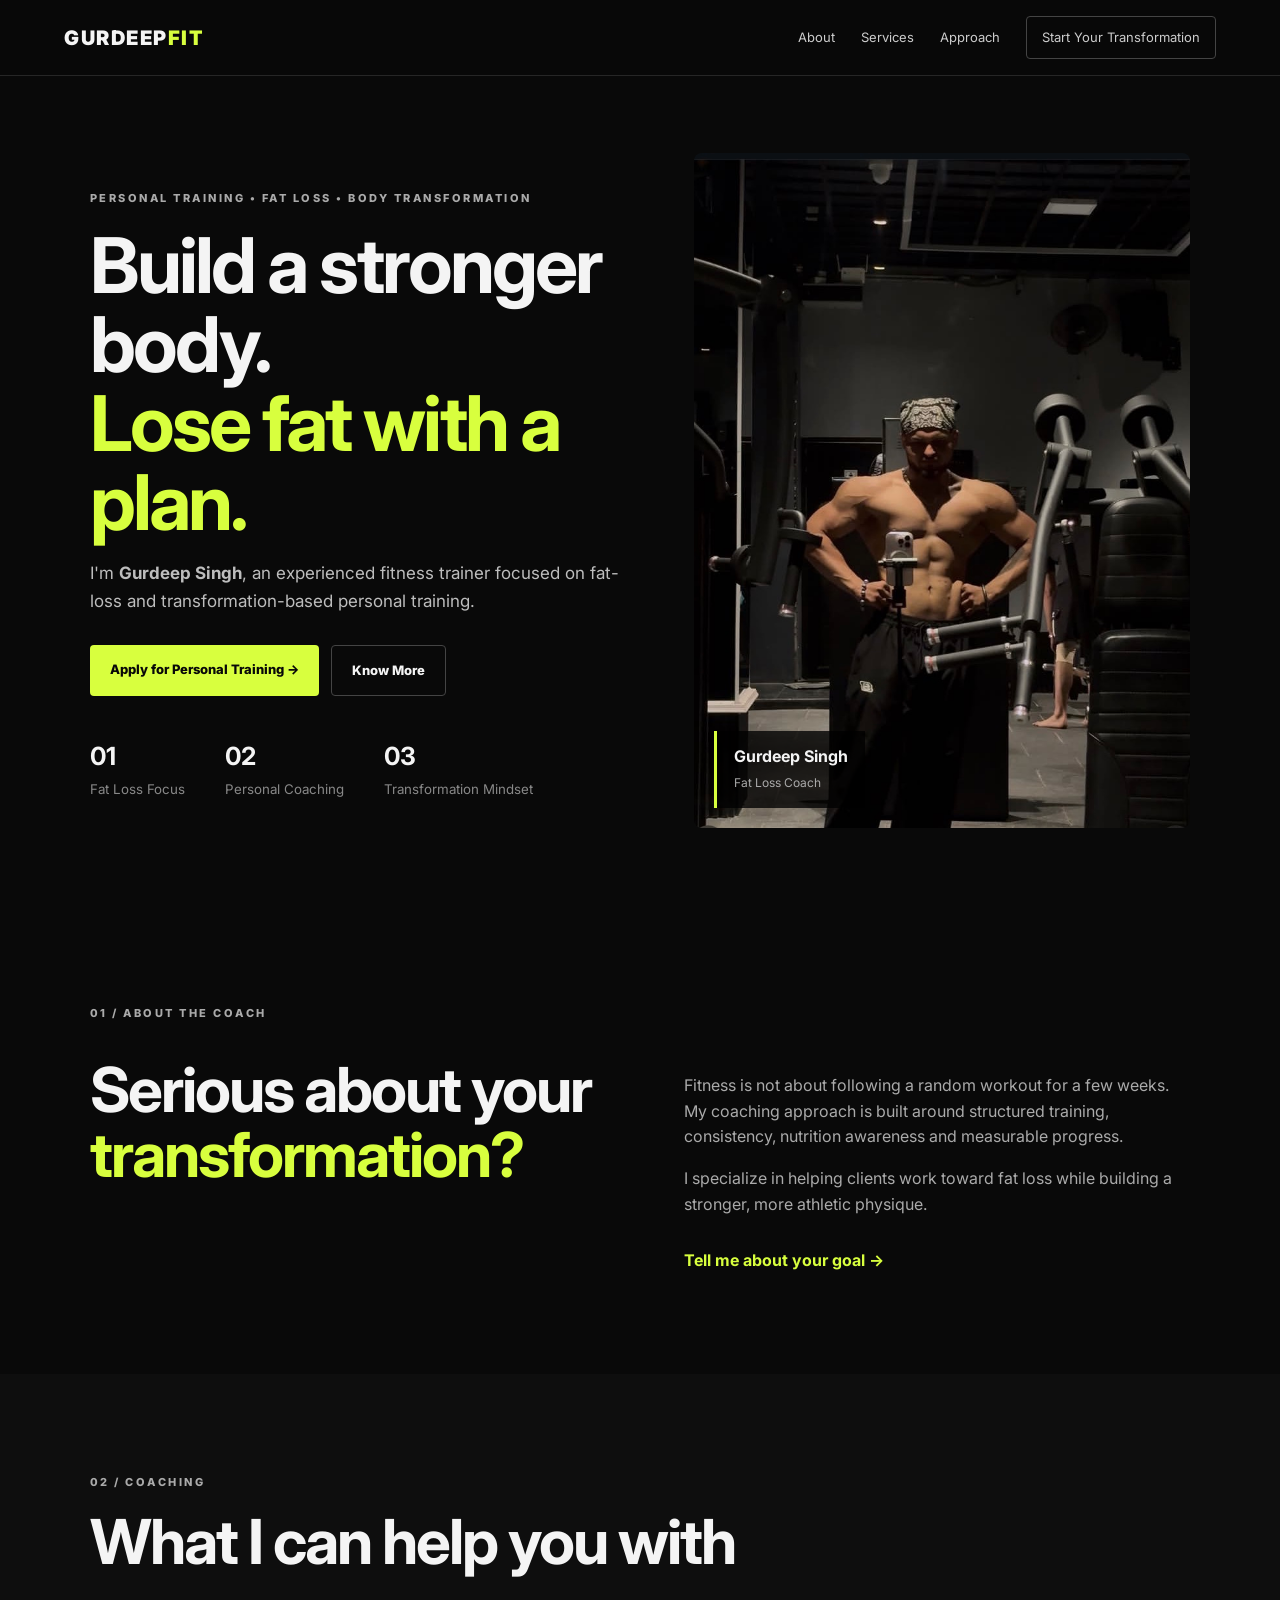
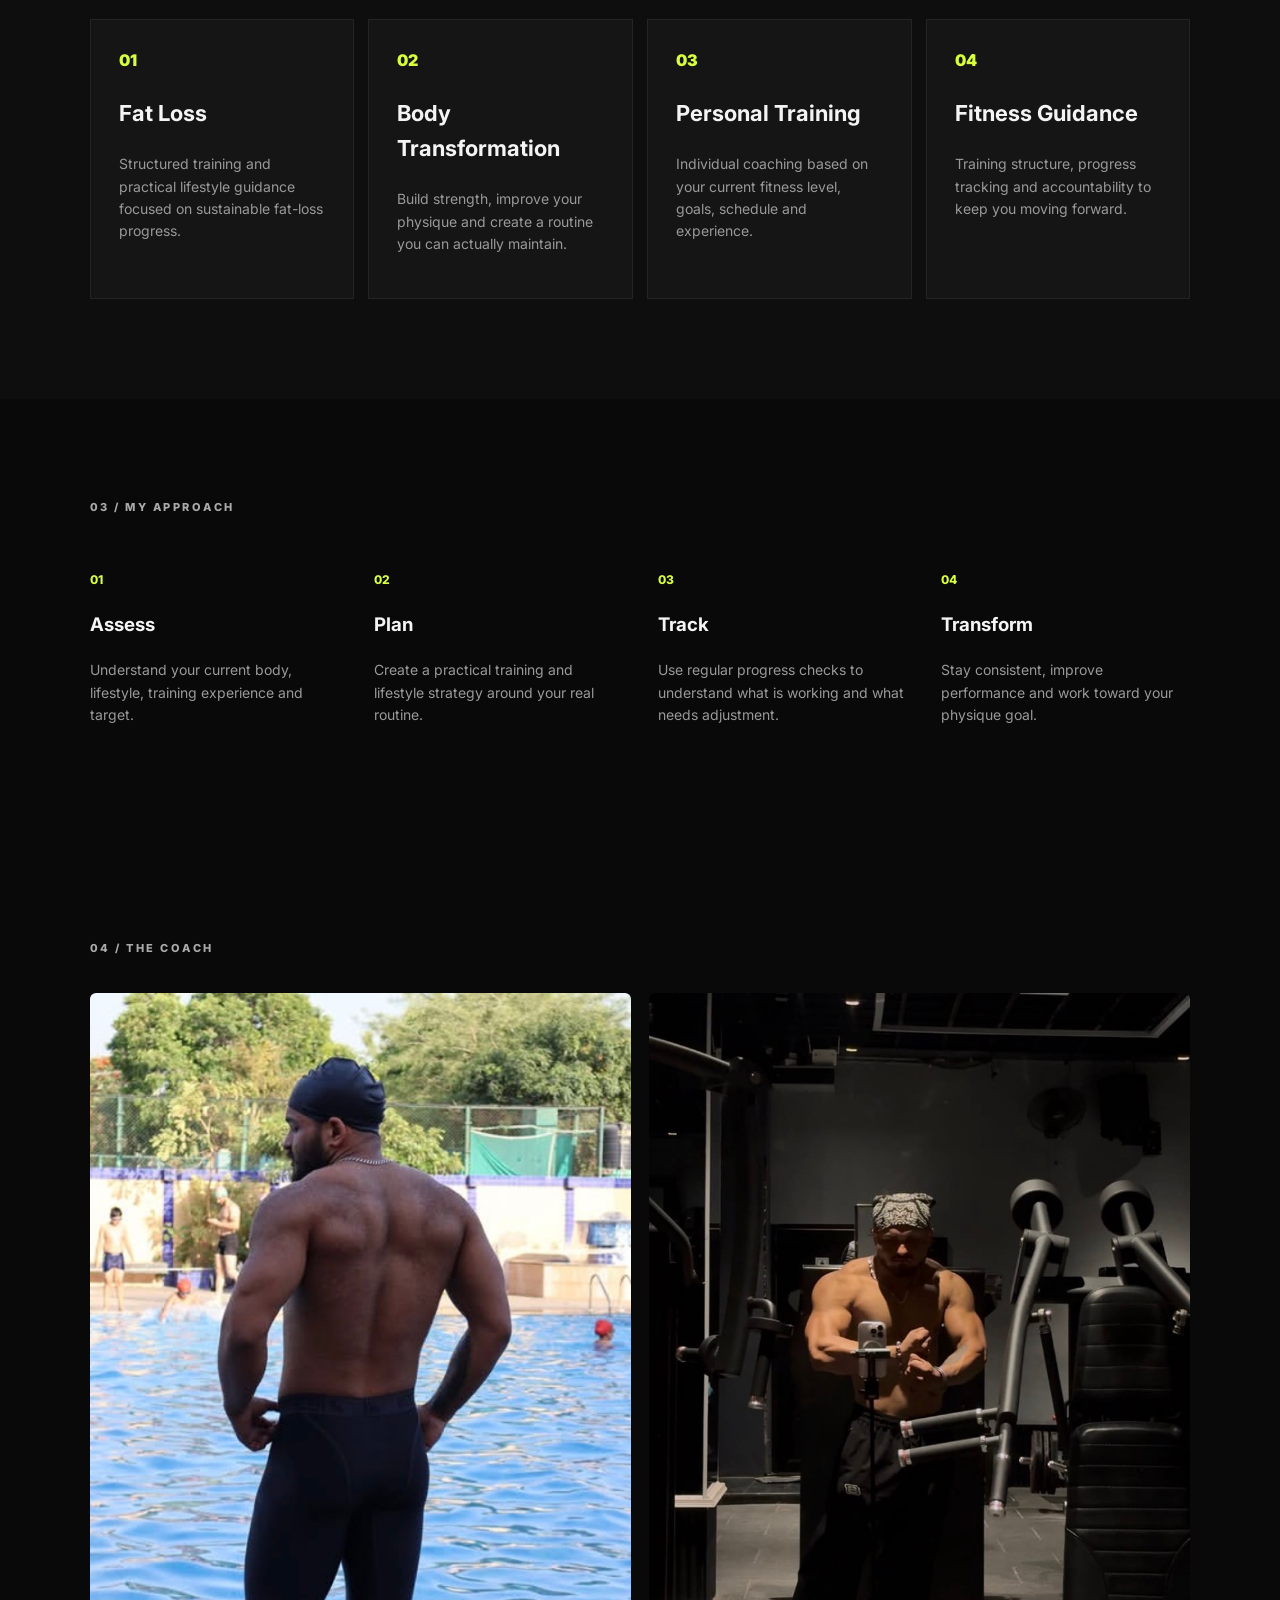
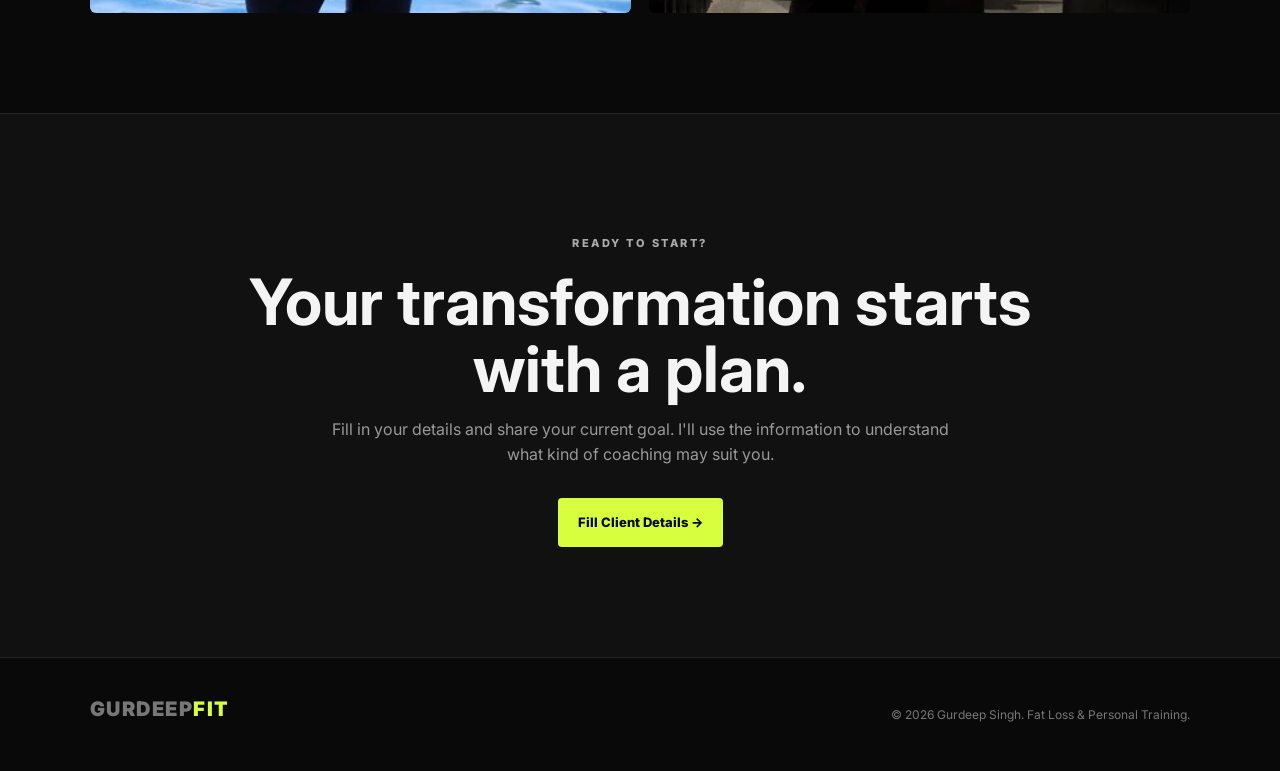
<file: index.html>
<!DOCTYPE html>
<html lang="en">
<head>
  <meta charset="UTF-8">
  <meta name="viewport" content="width=device-width, initial-scale=1.0">
  <title>Gurdeep Singh | Fat Loss & Personal Training</title>
  <meta name="description" content="Gurdeep Singh - experienced fitness trainer specializing in fat loss and body transformation coaching.">
  <link rel="stylesheet" href="style.css">
</head>
<body>
  <header class="nav">
    <a class="brand" href="index.html">GURDEEP<span>FIT</span></a>
    <nav>
      <a href="#about">About</a>
      <a href="#services">Services</a>
      <a href="#approach">Approach</a>
      <a class="nav-btn" href="client-form.html">Start Your Transformation</a>
    </nav>
  </header>

  <main>
    <section class="hero">
      <div class="hero-copy">
        <p class="eyebrow">PERSONAL TRAINING • FAT LOSS • BODY TRANSFORMATION</p>
        <h1>Build a stronger body.<br><span>Lose fat with a plan.</span></h1>
        <p class="lead">I'm <strong>Gurdeep Singh</strong>, an experienced fitness trainer focused on fat-loss and transformation-based personal training.</p>
        <div class="hero-buttons">
          <a class="btn primary" href="client-form.html">Apply for Personal Training →</a>
          <a class="btn ghost" href="#about">Know More</a>
        </div>
        <div class="stats">
          <div><b>01</b><small>Fat Loss Focus</small></div>
          <div><b>02</b><small>Personal Coaching</small></div>
          <div><b>03</b><small>Transformation Mindset</small></div>
        </div>
      </div>
      <div class="hero-photo">
        <img src="trainer-1.jpeg" alt="Gurdeep Singh training in a gym">
        <div class="photo-tag"><strong>Gurdeep Singh</strong><span>Fat Loss Coach</span></div>
      </div>
    </section>

    <section id="about" class="section about">
      <div class="section-label">01 / ABOUT THE COACH</div>
      <div class="two-col">
        <div>
          <h2>Serious about your <span>transformation?</span></h2>
        </div>
        <div>
          <p>Fitness is not about following a random workout for a few weeks. My coaching approach is built around structured training, consistency, nutrition awareness and measurable progress.</p>
          <p>I specialize in helping clients work toward fat loss while building a stronger, more athletic physique.</p>
          <a class="text-link" href="client-form.html">Tell me about your goal →</a>
        </div>
      </div>
    </section>

    <section id="services" class="section dark">
      <div class="section-label">02 / COACHING</div>
      <h2>What I can help you with</h2>
      <div class="cards">
        <article class="card"><div class="num">01</div><h3>Fat Loss</h3><p>Structured training and practical lifestyle guidance focused on sustainable fat-loss progress.</p></article>
        <article class="card"><div class="num">02</div><h3>Body Transformation</h3><p>Build strength, improve your physique and create a routine you can actually maintain.</p></article>
        <article class="card"><div class="num">03</div><h3>Personal Training</h3><p>Individual coaching based on your current fitness level, goals, schedule and experience.</p></article>
        <article class="card"><div class="num">04</div><h3>Fitness Guidance</h3><p>Training structure, progress tracking and accountability to keep you moving forward.</p></article>
      </div>
    </section>

    <section id="approach" class="section approach">
      <div class="section-label">03 / MY APPROACH</div>
      <div class="approach-grid">
        <div><span>01</span><h3>Assess</h3><p>Understand your current body, lifestyle, training experience and target.</p></div>
        <div><span>02</span><h3>Plan</h3><p>Create a practical training and lifestyle strategy around your real routine.</p></div>
        <div><span>03</span><h3>Track</h3><p>Use regular progress checks to understand what is working and what needs adjustment.</p></div>
        <div><span>04</span><h3>Transform</h3><p>Stay consistent, improve performance and work toward your physique goal.</p></div>
      </div>
    </section>

    <section class="gallery section">
      <div class="section-label">04 / THE COACH</div>
      <div class="gallery-grid">
        <img src="trainer-2.jpeg" alt="Gurdeep Singh physique photo">
        <img src="trainer-3.jpeg" alt="Gurdeep Singh posing in gym">
      </div>
    </section>

    <section class="cta">
      <p class="eyebrow">READY TO START?</p>
      <h2>Your transformation starts with a plan.</h2>
      <p>Fill in your details and share your current goal. I'll use the information to understand what kind of coaching may suit you.</p>
      <a class="btn primary" href="client-form.html">Fill Client Details →</a>
    </section>
  </main>

  <footer>
    <div class="brand">GURDEEP<span>FIT</span></div>
    <p>© 2026 Gurdeep Singh. Fat Loss & Personal Training.</p>
  </footer>
</body>
</html>
</file>
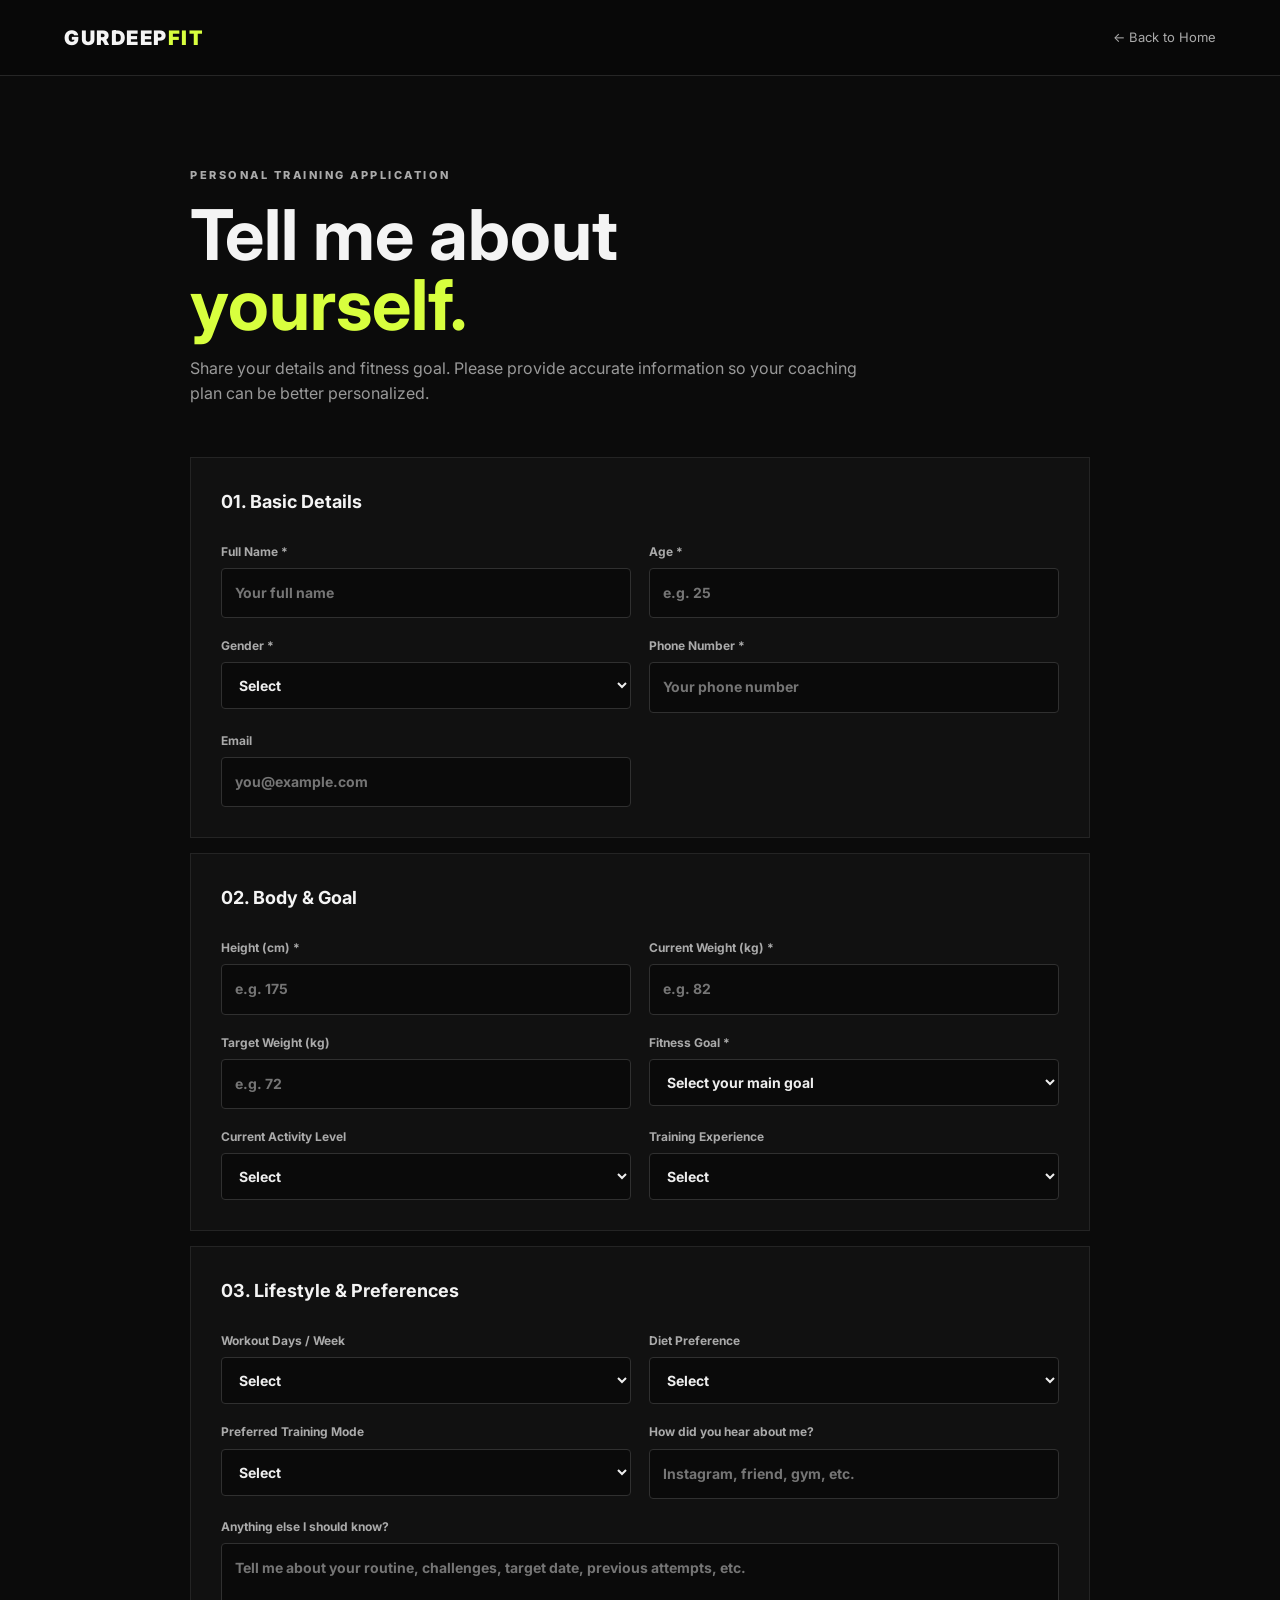
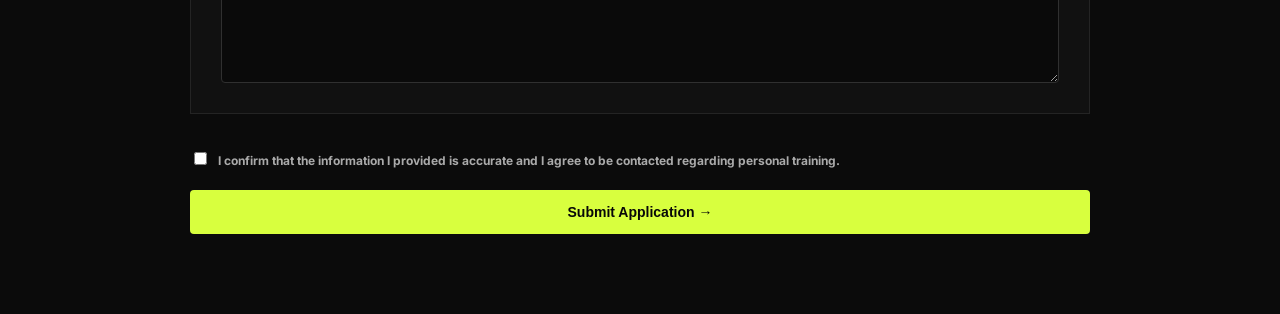
<file: client-form.html>
<!DOCTYPE html>
<html lang="en">
<head>
  <meta charset="UTF-8">
  <meta name="viewport" content="width=device-width, initial-scale=1.0">
  <title>Client Application | Gurdeep Singh</title>
  <link rel="stylesheet" href="style.css">
</head>
<body class="form-page">
  <header class="nav">
    <a class="brand" href="index.html">GURDEEP<span>FIT</span></a>
    <a class="back" href="index.html">← Back to Home</a>
  </header>

  <main class="form-wrap">
    <div class="form-intro">
      <p class="eyebrow">PERSONAL TRAINING APPLICATION</p>
      <h1>Tell me about <span>yourself.</span></h1>
      <p>Share your details and fitness goal. Please provide accurate information so your coaching plan can be better personalized.</p>
    </div>

    <form id="clientForm">
      <div class="form-section">
        <h2>01. Basic Details</h2>
        <div class="form-grid">
          <label>Full Name *<input required name="name" type="text" placeholder="Your full name"></label>
          <label>Age *<input required name="age" type="number" min="13" max="100" placeholder="e.g. 25"></label>
          <label>Gender *
            <select required name="gender">
              <option value="">Select</option><option>Male</option><option>Female</option><option>Other</option>
            </select>
          </label>
          <label>Phone Number *<input required name="phone" type="tel" placeholder="Your phone number"></label>
          <label>Email<input name="email" type="email" placeholder="you@example.com"></label>
        </div>
      </div>

      <div class="form-section">
        <h2>02. Body & Goal</h2>
        <div class="form-grid">
          <label>Height (cm) *<input required name="height" type="number" step="0.1" placeholder="e.g. 175"></label>
          <label>Current Weight (kg) *<input required name="weight" type="number" step="0.1" placeholder="e.g. 82"></label>
          <label>Target Weight (kg)<input name="targetWeight" type="number" step="0.1" placeholder="e.g. 72"></label>
          <label>Fitness Goal *
            <select required name="goal">
              <option value="">Select your main goal</option>
              <option>Fat Loss</option><option>Body Transformation</option>
              <option>Muscle Gain</option><option>Body Recomposition</option><option>Strength & Fitness</option>
            </select>
          </label>
          <label>Current Activity Level
            <select name="activity">
              <option value="">Select</option><option>Beginner / Low Activity</option>
              <option>Moderately Active</option><option>Very Active</option><option>Highly Active</option>
            </select>
          </label>
          <label>Training Experience
            <select name="experience">
              <option value="">Select</option><option>Beginner</option><option>Less than 1 year</option>
              <option>1–2 years</option><option>2+ years</option>
            </select>
          </label>
        </div>
      </div>

      <div class="form-section">
        <h2>03. Lifestyle & Preferences</h2>
        <div class="form-grid">
          <label>Workout Days / Week
            <select name="days"><option value="">Select</option><option>2</option><option>3</option><option>4</option><option>5</option><option>6+</option></select>
          </label>
          <label>Diet Preference
            <select name="diet"><option value="">Select</option><option>Vegetarian</option><option>Non-Vegetarian</option><option>Vegan</option><option>Other</option></select>
          </label>
          <label>Preferred Training Mode
            <select name="mode"><option value="">Select</option><option>In-Person</option><option>Online</option><option>Both</option></select>
          </label>
          <label>How did you hear about me?<input name="source" type="text" placeholder="Instagram, friend, gym, etc."></label>
        </div>
        <label class="full">Anything else I should know?
          <textarea name="notes" rows="5" placeholder="Tell me about your routine, challenges, target date, previous attempts, etc."></textarea>
        </label>
      </div>

      <div class="consent">
        <label><input required type="checkbox"> I confirm that the information I provided is accurate and I agree to be contacted regarding personal training.</label>
      </div>

      <button class="btn primary submit" type="submit">Submit Application →</button>
      <div id="success" class="success" hidden>
        <h3>Application saved on this device ✓</h3>
        <p>Your details have been collected. For real client submissions to reach you automatically, connect this form to a backend/form service before publishing.</p>
      </div>
    </form>
  </main>

  <script src="script.js"></script>
</body>
</html>
</file>
<file: style.css>
@import url('https://fonts.googleapis.com/css2?family=Inter:wght@400;500;600;700;800;900&display=swap');
:root{--bg:#090909;--card:#121212;--text:#f4f4f4;--muted:#a6a6a6;--line:#262626;--accent:#d8ff3e}
*{box-sizing:border-box}html{scroll-behavior:smooth}body{margin:0;background:var(--bg);color:var(--text);font-family:Inter,Arial,sans-serif;line-height:1.6}a{color:inherit;text-decoration:none}.nav{height:76px;display:flex;align-items:center;justify-content:space-between;padding:0 5%;border-bottom:1px solid var(--line);position:sticky;top:0;background:rgba(9,9,9,.92);backdrop-filter:blur(12px);z-index:10}.brand{font-weight:900;letter-spacing:1.5px;font-size:20px}.brand span,h1 span,h2 span{color:var(--accent)}nav{display:flex;align-items:center;gap:26px;font-size:13px;color:#ccc}.nav-btn{border:1px solid #444;padding:10px 15px;border-radius:4px}.hero{min-height:calc(100vh - 76px);display:grid;grid-template-columns:1.05fr .95fr;gap:5%;align-items:center;padding:6% 7%;max-width:1500px;margin:auto}.eyebrow,.section-label{font-size:11px;letter-spacing:2.5px;color:#aaa;font-weight:800}.hero h1{font-size:clamp(42px,6vw,82px);line-height:1.03;letter-spacing:-3px;margin:18px 0}.lead{font-size:17px;color:#bdbdbd;max-width:610px}.hero-photo{height:min(680px,75vh);position:relative;overflow:hidden;border-radius:8px}.hero-photo img{width:100%;height:100%;object-fit:cover;object-position:center 25%;filter:saturate(.9)}.photo-tag{position:absolute;bottom:20px;left:20px;background:rgba(0,0,0,.78);padding:13px 17px;border-left:3px solid var(--accent)}.photo-tag strong{display:block}.photo-tag span{font-size:12px;color:#aaa}.hero-buttons{display:flex;gap:12px;margin:30px 0}.btn{display:inline-block;padding:14px 20px;border-radius:4px;font-weight:800;font-size:13px;cursor:pointer;border:0}.primary{background:var(--accent);color:#080808}.ghost{border:1px solid #444}.stats{display:flex;gap:40px;margin-top:40px}.stats b{display:block;font-size:25px}.stats small{color:#888}.section{padding:100px 7%;max-width:1500px;margin:auto}.two-col{display:grid;grid-template-columns:1fr 1fr;gap:8%;margin-top:35px}.section h2{font-size:clamp(35px,5vw,62px);line-height:1.05;letter-spacing:-2px;margin:0}.two-col p{color:#aaa}.text-link{display:inline-block;margin-top:15px;color:var(--accent);font-weight:700}.dark{max-width:none;background:#0e0e0e}.dark>h2,.dark>.section-label,.cards{max-width:1300px;margin-left:auto;margin-right:auto}.dark>h2{margin-top:18px;margin-bottom:45px}.cards{display:grid;grid-template-columns:repeat(4,1fr);gap:14px}.card{background:#151515;border:1px solid #242424;padding:28px;min-height:260px}.num{color:var(--accent);font-weight:900}.card h3{font-size:22px}.card p,.approach-grid p{color:#999;font-size:14px}.approach-grid{display:grid;grid-template-columns:repeat(4,1fr);gap:35px;margin-top:50px}.approach-grid span{font-size:12px;color:var(--accent);font-weight:800}.gallery-grid{display:grid;grid-template-columns:1fr 1fr;gap:18px;margin-top:35px}.gallery-grid img{width:100%;height:620px;object-fit:cover;border-radius:6px}.cta{text-align:center;padding:110px 7%;background:#111;border-top:1px solid var(--line);border-bottom:1px solid var(--line)}.cta h2{font-size:clamp(38px,5vw,70px);line-height:1.05;max-width:850px;margin:15px auto}.cta p:not(.eyebrow){max-width:620px;color:#999;margin:0 auto 30px}footer{padding:35px 7%;display:flex;justify-content:space-between;color:#777;font-size:12px}.form-page{background:#0b0b0b}.back{font-size:13px;color:#aaa}.form-wrap{max-width:950px;margin:auto;padding:80px 25px}.form-intro{max-width:700px;margin-bottom:50px}.form-intro h1{font-size:clamp(42px,7vw,70px);line-height:1;margin:15px 0}.form-intro>p:last-child{color:#999}.form-section{background:#111;border:1px solid #242424;padding:30px;margin-bottom:15px}.form-section h2{font-size:18px;margin:0 0 25px}.form-grid{display:grid;grid-template-columns:1fr 1fr;gap:18px}label{display:flex;flex-direction:column;gap:7px;font-size:12px;color:#aaa;font-weight:700}.full{margin-top:18px}input,select,textarea{width:100%;background:#0a0a0a;border:1px solid #303030;color:#eee;border-radius:4px;padding:13px;font:inherit;font-size:14px;outline:none}input:focus,select:focus,textarea:focus{border-color:var(--accent)}textarea{resize:vertical}.consent{padding:20px 0;color:#888}.consent label{display:block}.consent input{width:auto;margin-right:8px}.submit{width:100%;font-size:14px}.success{margin-top:20px;padding:20px;border:1px solid #46551b;background:#151a0b}.success h3{margin:0;color:var(--accent)}.success p{color:#aaa;font-size:13px}@media(max-width:850px){nav>a:not(.nav-btn){display:none}.hero{grid-template-columns:1fr;padding-top:45px}.hero-photo{height:520px;order:-1}.hero h1{letter-spacing:-2px}.two-col,.gallery-grid{grid-template-columns:1fr}.cards{grid-template-columns:1fr 1fr}.approach-grid{grid-template-columns:1fr 1fr}.gallery-grid img{height:500px}}@media(max-width:560px){.nav{padding:0 5%}.nav-btn{padding:8px 10px;font-size:11px}.hero{padding:35px 5%}.hero-photo{height:480px}.stats{gap:18px}.stats small{font-size:10px}.section{padding:75px 5%}.cards,.approach-grid,.form-grid{grid-template-columns:1fr}.gallery-grid img{height:450px}.form-wrap{padding:55px 16px}.form-section{padding:20px}footer{display:block}.cta{padding:80px 5%}}
</file>
